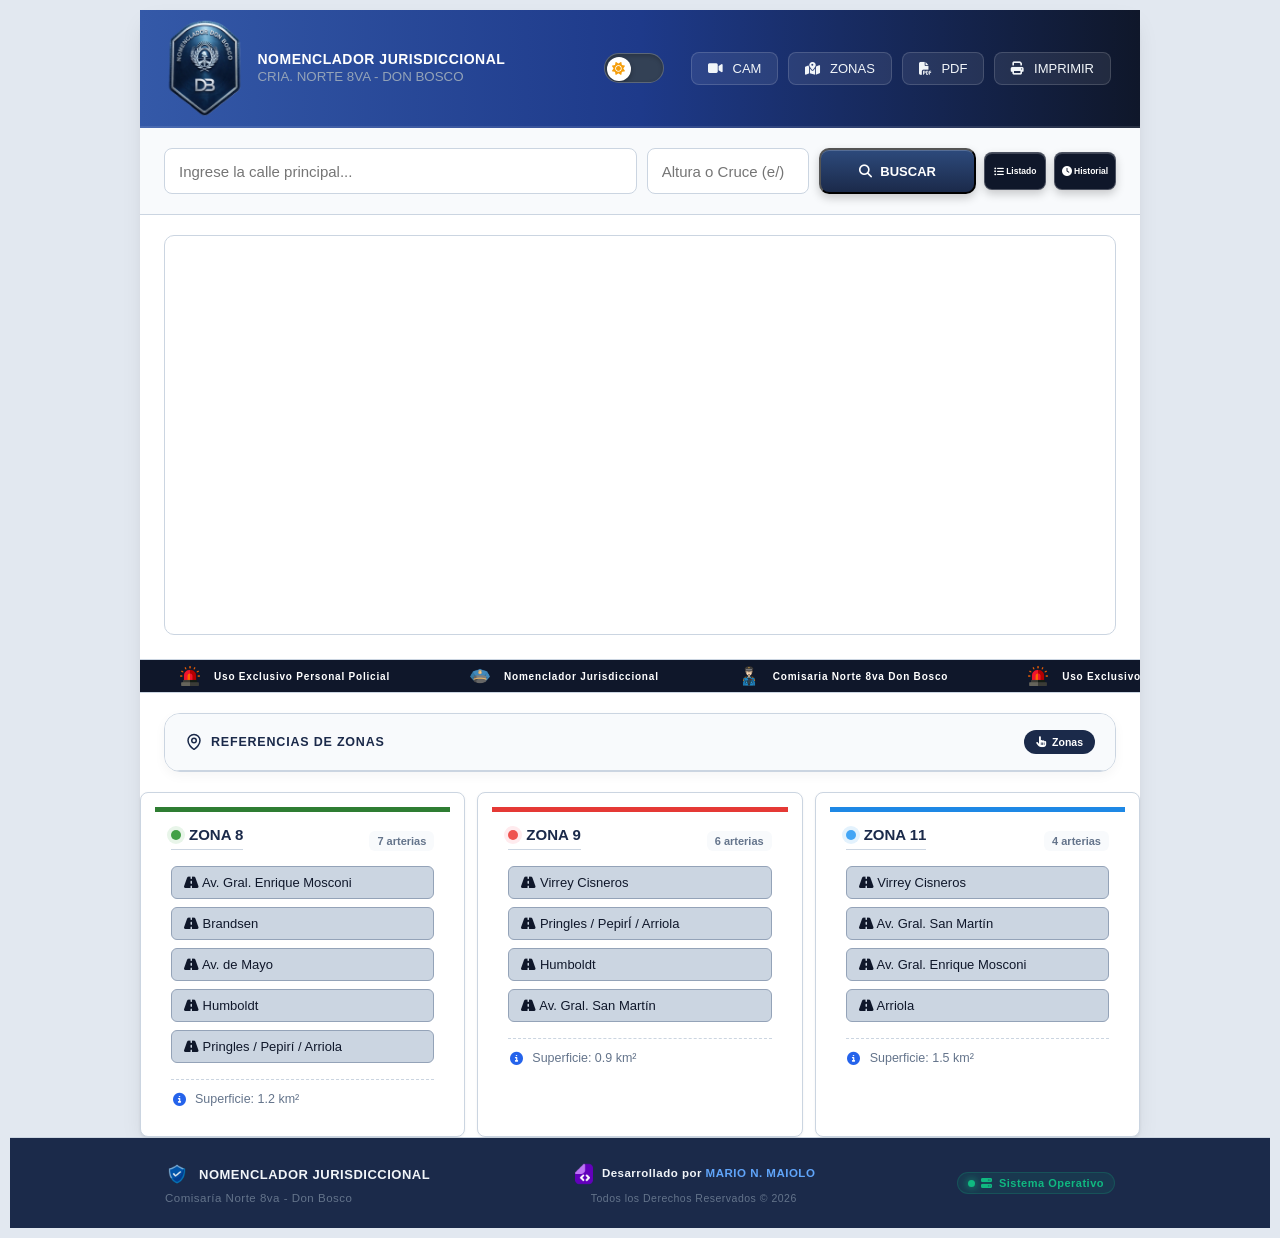
<file: index.html>
<!DOCTYPE html>
<html lang="es">
<head>
    <meta charset="UTF-8">
    <meta name="viewport" content="width=device-width, initial-scale=1.0">
    <title>Nomenclador | Don Bosco</title>
    <link rel="stylesheet" href="https://cdnjs.cloudflare.com/ajax/libs/font-awesome/6.5.1/css/all.min.css">
   <!-- Favicon básico -->
<link rel="icon" href="img/logo.ico" type="image/x-icon">

<!-- Icono para dispositivos Apple -->
<link rel="apple-touch-icon" href="img/logodb.png">

<!-- Manifiesto -->
<link rel="manifest" href="manifest.json">

<!-- Temas de color para la barra de navegación del móvil -->
<meta name="theme-color" content="#1e3a8a">
    
    <link rel="stylesheet" href="style.css">
</head>
<body>

<div class="container">
    <h2 id="titulo-reporte-print">REPORTE DE JURISDICCIÓN - COMISARÍA 8VA DON BOSCO</h2>

    <div class="header-flex">
        <div class="header-logo-container">
            <img src="img/logo.webp" alt="Logo" class="logo-balanza">
            <div>
                <h2 class="titulo-nomenclador">NOMENCLADOR JURISDICCIONAL</h2>
                <small>CRIA. NORTE 8VA - DON BOSCO</small>
            </div>
        </div>
       
        
        <div class="nav-container">
            <div class="theme-switch-wrapper">
                <!-- Botón flotante "Ir" para direcciones -->

                <label class="theme-switch" for="checkbox">
                    <input type="checkbox" id="checkbox">
                    <div class="slider">
                        <span class="icon-sun"></span>
                        <span class="icon-moon"></span>
                    </div>
                </label>
            </div>
            
            <button class="hamburger" id="btn-hamburger" aria-label="Menú">
                <i class="fa-solid fa-bars"></i>
            </button>
            
            <div class="nav-buttons" id="navButtons">
                <button type="button" id="btn-cam" class="btn-nav">
                    <i class="fa-solid fa-video"></i> CAM
                </button>

                <button type="button" id="btn-zonas" class="btn-nav">
                    <i class="fa-solid fa-map-location-dot"></i> ZONAS
                </button>

                <button type="button" id="btn-pdf" class="btn-nav">
                    <i class="fa-solid fa-file-pdf"></i> PDF
                </button>

                <button type="button" id="btn-imprimir" class="btn-nav">
                    <i class="fa-solid fa-print"></i> IMPRIMIR
                </button>
            </div>
        </div>
    </div>
<form class="search-box" id="form-busqueda">
    <div class="search-field-wrapper field-main">
        <input type="text" id="busqueda" placeholder="Ingrese la calle principal..." autocomplete="off">
        <div id="sugerencias" class="sugerencias-dropdown"></div>
    </div>
    
    <div class="search-field-wrapper field-alt" id="wrapper-altura">
        <input type="text" id="altura" placeholder="Altura o Cruce (e/)" autocomplete="off">
        <div id="sugerencias-altura" class="sugerencias-dropdown"></div>
    </div>

    <!-- Contenedor único que agrupa los tres botones en la misma línea -->
    <div class="acciones-secundarias">
        <button type="submit" class="btn-search">
    <i class="fa-solid fa-magnifying-glass"></i> BUSCAR 
</button>
        
        <button type="button" id="btn-lista" class="btn-historial-vertical" title="Listado completo">
            <i class="fa-solid fa-list-ul"></i>
            <span class="texto-historial">Listado</span>
        </button>
        
        <button type="button" id="btn-historial" class="btn-historial-vertical" title="Historial de búsquedas">
            <i class="fa-solid fa-clock"></i>
            <span class="texto-historial">Historial</span>
        </button>
    </div>
    
    <!-- Contenedor desplegable para el historial -->
    <div id="historial-dropdown" class="sugerencias-dropdown" style="display: none;"></div>
</form>

    <div id="mensaje-resultado"></div>

    <!-- 1. EL LISTADO COMPLETO (AHORA ARRIBA DEL MAPA) -->
    <div id="tablaContenedor" class="tabla-wrapper">
        <table>
            <thead>
                <tr>
                    <th>Calle / Observation</th>
                    <th>Rango</th>
                    <th>Zona</th>
                </tr>
            </thead>
            <tbody id="cuerpoTabla"></tbody>
        </table>
    </div>

    <!-- 2. EL MAPA (AHORA QUEDA DEBAJO DEL LISTADO Y DEL BUSCADOR) -->
    <div class="map-container" style="position: relative; overflow: hidden;">
        <iframe id="mapaFrame" src=""></iframe>
        <a id="btn-ir-flotante" href="#" target="_blank" class="btn-flotante-ir" style="display: none;" title="Abrir ruta en Google Maps">
        <i class="fa-solid fa-diamond-turn-right"></i> Ir
    </a>
    </div>
    
<div class="carrusel-policial-container">
    <div class="carrusel-track">
        <div class="carrusel-item">
            <img src="img/advertencia.webp" alt="Advertencia" class="carrusel-icono"> 
            <strong>Uso Exclusivo Personal Policial</strong>
        </div>
        <div class="carrusel-item">
            <img src="img/escudo.webp" alt="Escudo" class="carrusel-icono"> 
            <strong>Nomenclador Jurisdiccional</strong>
        </div>
        <div class="carrusel-item">
            <img src="img/policia.webp" alt="Advertencia" class="carrusel-icono"> 
            <strong>Comisaria Norte 8va Don Bosco</strong>
        </div>
        <div class="carrusel-item">
            <img src="img/advertencia.webp" alt="Advertencia" class="carrusel-icono"> 
            <strong>Uso Exclusivo Personal Policial</strong>
        </div>
        <div class="carrusel-item">
            <img src="img/escudo.webp" alt="Escudo" class="carrusel-icono"> 
            <strong>Nomenclador Jurisdiccional</strong>
        </div>
        <div class="carrusel-item">
            <img src="img/policia.webp" alt="Advertencia" class="carrusel-icono"> 
            <strong>Comisaria Norte 8va Don Bosco</strong>
        </div>
    </div>
</div>

 <div class="referencias-container">
    <div class="referencias-header">
        <div class="referencias-titulo">
            <svg width="18" height="18" viewBox="0 0 24 24" fill="none" stroke="currentColor" stroke-width="2">
                <path d="M20 10c0 4.99 -4.58 9.74 -7.42 11.45a1 1 0 0 1 -1.16 0C8.58 19.74 4 14.99 4 10a8 8 0 0 1 16 0z"/>
                <circle cx="12" cy="10" r="3"/>
            </svg>
            REFERENCIAS DE ZONAS
        </div>
       <!-- Convertido a botón interactivo con la misma funcionalidad -->
    <button type="button" id="btn-don-bosco" class="referencias-badge">
    <i class="fa-solid fa-hand-pointer"></i> Zonas
</button>
</div>
    </div>
    <div class="zona-grid">
        <!-- ZONA 8 -->
        <div class="card-zona zona-8">
            <div class="card-accent"></div>
            <div class="card-zona-head">
                <h4><span class="zona-dot"></span> ZONA 8</h4>
                <span class="zona-count">7 arterias</span>
            </div>
            <div class="zona-chips">
                <span data-calle="Av. Gral. Enrique Mosconi"><i class="fa-solid fa-road"></i> Av. Gral. Enrique Mosconi</span>
                <span data-calle="Brandsen"><i class="fa-solid fa-road"></i> Brandsen</span>
                <span data-calle="Av. de Mayo"><i class="fa-solid fa-road"></i> Av. de Mayo</span>
                <span data-calle="Humboldt"><i class="fa-solid fa-road"></i> Humboldt</span>
                <span data-calle="Pringles"><i class="fa-solid fa-road"></i> Pringles / Pepirí / Arriola</span>
            
            </div>
            <!-- Nueva sección de estadísticas -->
            <div class="zona-info-extra">
                <div><i class="fa-solid fa-circle-info"></i> Superficie: 1.2 km²</div>
                
            </div>
        </div>

        <!-- ZONA 9 -->
        <div class="card-zona zona-9">
            <div class="card-accent"></div>
            <div class="card-zona-head">
                <h4><span class="zona-dot"></span> ZONA 9</h4>
                <span class="zona-count">6 arterias</span>
            </div>
            <div class="zona-chips">
                <span data-calle="Virrey Cisneros"><i class="fa-solid fa-road"></i> Virrey Cisneros</span>
                <span data-calle="Pringles"><i class="fa-solid fa-road"></i> Pringles / PepirÍ / Arriola</span>
                <span data-calle="Humboldt"><i class="fa-solid fa-road"></i> Humboldt</span>
                <span data-calle="Av. Gral. San Martín"><i class="fa-solid fa-road"></i> Av. Gral. San Martín</span>
            </div>
            <div class="zona-info-extra">
                <div><i class="fa-solid fa-circle-info"></i> Superficie: 0.9 km²</div>
                
            </div>
        </div>

        <!-- ZONA 11 -->
        <div class="card-zona zona-11">
            <div class="card-accent"></div>
            <div class="card-zona-head">
                <h4><span class="zona-dot"></span> ZONA 11</h4>
                <span class="zona-count">4 arterias</span>
            </div>
            <div class="zona-chips">
                <span data-calle="Virrey Cisneros"><i class="fa-solid fa-road"></i> Virrey Cisneros</span>
                <span data-calle="Av. Gral. San Martín"><i class="fa-solid fa-road"></i> Av. Gral. San Martín</span>
                <span data-calle="Av. Gral. Enrique Mosconi"><i class="fa-solid fa-road"></i> Av. Gral. Enrique Mosconi</span>
                <span data-calle="Arriola"><i class="fa-solid fa-road"></i> Arriola</span>
            </div>
            <div class="zona-info-extra">
                <div><i class="fa-solid fa-circle-info"></i> Superficie: 1.5 km²</div>
                
            </div>
        </div>
    </div>
</div>
   <div class="footer">
    <div class="footer-content">
        <div class="footer-col">
            <div class="footer-logo">
                <!-- ICONO AL LADO DE NOMENCLADOR -->
                <img src="img/seguridad.webp" alt="Icono Título" class="footer-icono-inline">NOMENCLADOR JURISDICCIONAL
            </div>
            <p>Comisaría Norte 8va - Don Bosco</p>
        </div>
        
        <div class="footer-col footer-center">
            <!-- ICONO AL LADO DE DESARROLLADO -->
            <p class="footer-autor">
                <img src="img/codigo.webp" alt="Icono Dev" class="footer-icono-inline"> Desarrollado por <strong>MARIO N. MAIOLO</strong>
            </p>
            <p class="footer-copy">Todos los Derechos Reservados &copy; 2026</p>
        </div>
        
        <div class="footer-col footer-right">
            <span class="footer-badge-status">
                <span class="status-dot-live"></span>
                <i class="fa-solid fa-server"></i> Sistema Operativo
            </span>
        </div>
    </div>
</div>
 

<script src="data.js"></script>
<script src="script.js"></script>

</body>
</html>
</file>
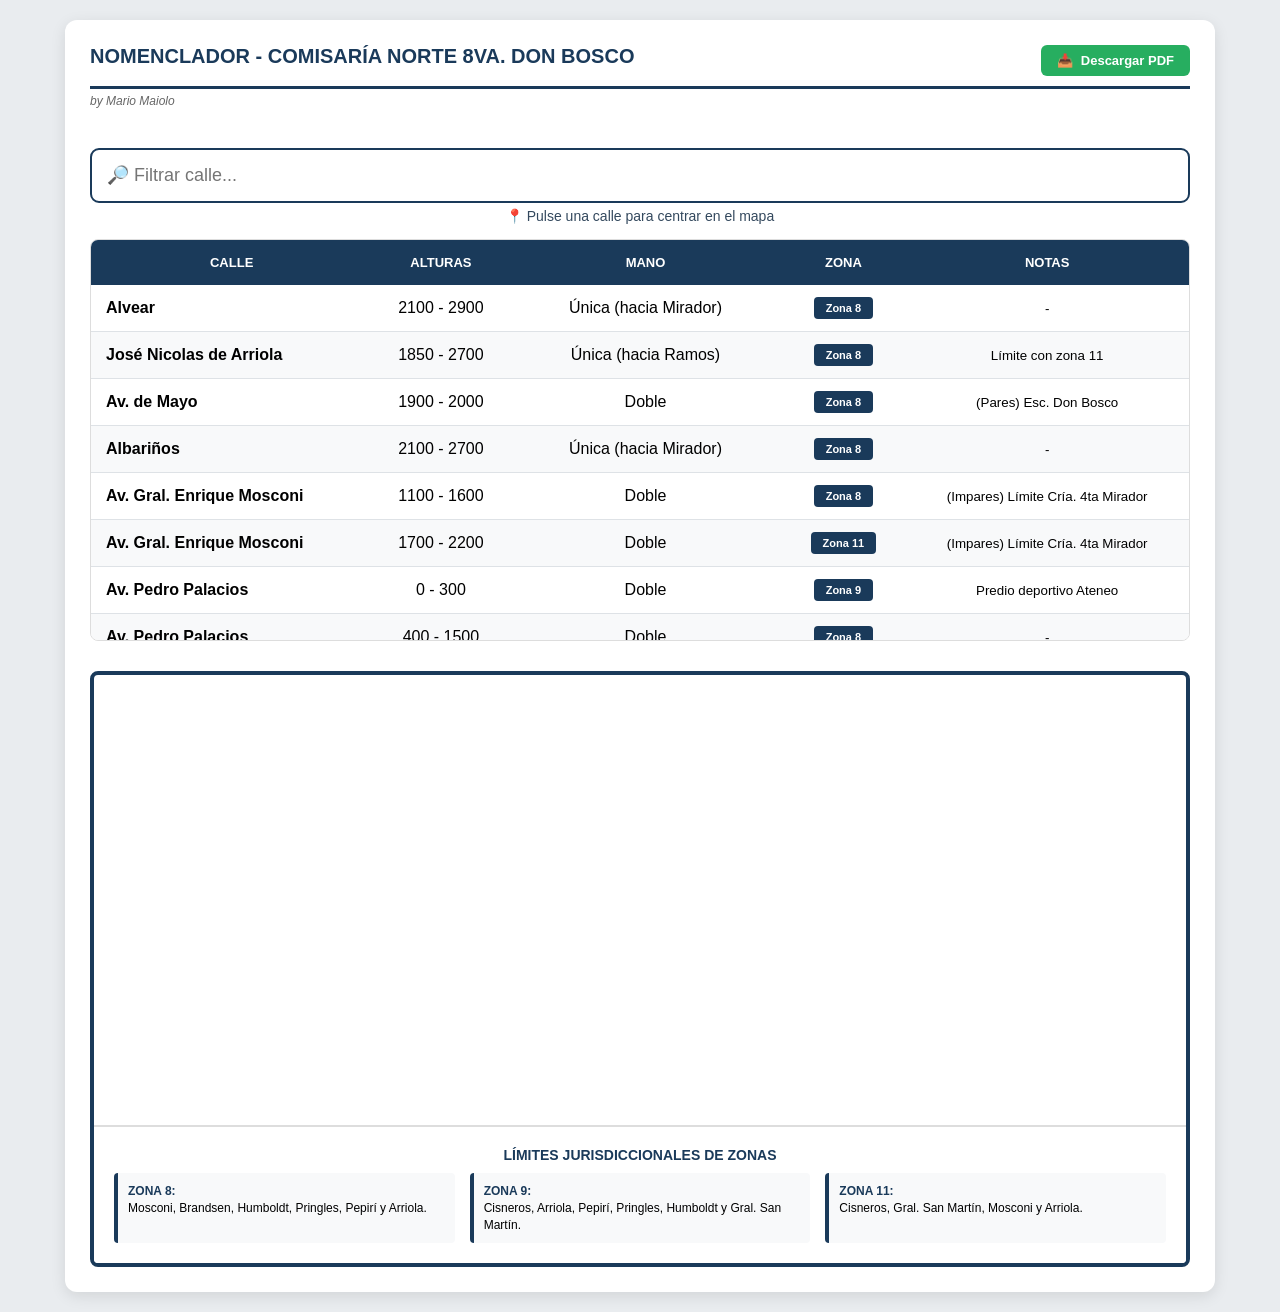
<file: Index.html>
<!DOCTYPE html>
<html lang="es">
<head>
    <meta charset="UTF-8">
    <meta name="viewport" content="width=device-width, initial-scale=1.0">
    <title>Nomenclador Jurisdiccional - Don Bosco</title>
    <style>
        :root {
            --azul-policial: #1a3a5a;
            --azul-claro: #34495e;
            --gris-claro: #f8f9fa;
            --verde-descarga: #27ae60;
        }
        
        body { 
            font-family: 'Segoe UI', Tahoma, Geneva, Verdana, sans-serif; 
            background: #e9ecef; 
            margin: 0; 
            padding: 20px; 
        }

        .container { 
            max-width: 1100px; 
            margin: auto; 
            background: white; 
            padding: 25px; 
            border-radius: 12px; 
            box-shadow: 0 4px 15px rgba(0,0,0,0.1); 
        }

        .header-flex {
            display: flex;
            justify-content: space-between;
            align-items: flex-start;
            border-bottom: 3px solid var(--azul-policial);
            padding-bottom: 10px;
            margin-bottom: 5px;
        }

        h2 { 
            color: var(--azul-policial); 
            margin: 0;
            text-transform: uppercase;
            font-size: 20px;
        }

        .btn-download {
            background-color: var(--verde-descarga);
            color: white;
            padding: 8px 16px;
            text-decoration: none;
            border-radius: 6px;
            font-size: 13px;
            font-weight: bold;
            display: flex;
            align-items: center;
            gap: 8px;
            transition: transform 0.2s, background 0.3s;
        }

        .btn-download:hover {
            background-color: #219150;
            transform: translateY(-2px);
        }

        .author-tag { 
            font-size: 12px; 
            color: #666; 
            font-style: italic; 
            margin-bottom: 20px; 
            display: block; 
        }

        .search-box { 
            width: 100%; 
            padding: 15px; 
            margin: 20px 0 5px 0;
            border: 2px solid #ddd; 
            border-radius: 8px; 
            font-size: 18px; 
            box-sizing: border-box; 
            outline-color: var(--azul-policial);
        }

        .instruccion {
            display: block;
            text-align: center;
            font-size: 14px;
            color: var(--azul-claro);
            margin-bottom: 15px;
            font-weight: 500;
        }

        .table-wrapper {
            max-height: 400px;
            overflow-y: auto;
            border: 1px solid #ddd;
            border-radius: 8px;
        }

        table { 
            width: 100%; 
            border-collapse: collapse; 
            background: white;
        }

        th { 
            background: var(--azul-policial); 
            color: white; 
            padding: 15px 10px; 
            text-align: center; 
            text-transform: uppercase; 
            font-size: 13px;
            position: sticky;
            top: 0;
            z-index: 10;
        }

        td { 
            padding: 12px; 
            border-bottom: 1px solid #dee2e6; 
            text-align: center; 
            cursor: pointer;
        }

        tr:hover td { background: #f1f4f7; }

        td:first-child { 
            text-align: left; 
            font-weight: bold;
            padding-left: 15px;
        }

        tr:nth-child(even) { background: var(--gris-claro); }

        .tag-zona { 
            display: inline-block; 
            padding: 5px 12px; 
            border-radius: 4px; 
            font-size: 11px; 
            font-weight: bold; 
            color: white; 
            background: var(--azul-policial);
            white-space: nowrap;
        }

        .map-section {
            margin-top: 30px;
            border: 4px solid var(--azul-policial);
            border-radius: 8px;
            overflow: hidden;
        }

        iframe {
            width: 100%;
            height: 450px;
            border: none;
            display: block;
        }

        .leyenda-container {
            background: white;
            padding: 20px;
            border-top: 2px solid #ddd;
        }

        .leyenda-titulo {
            font-weight: bold;
            text-transform: uppercase;
            font-size: 14px;
            margin-bottom: 10px;
            color: var(--azul-policial);
            text-align: center;
        }

        .leyenda-grid {
            display: grid;
            grid-template-columns: repeat(auto-fit, minmax(250px, 1fr));
            gap: 15px;
        }

        .leyenda-item {
            font-size: 12px;
            line-height: 1.4;
            padding: 10px;
            background: var(--gris-claro);
            border-left: 4px solid var(--azul-policial);
            border-radius: 4px;
        }

        .leyenda-item strong { color: var(--azul-policial); }
    </style>
</head>
<body>

<div class="container">
    <div class="header-flex">
        <h2>Nomenclador - Comisaría Norte 8va. Don Bosco</h2>
        <a id="downloadPDF" class="btn-download" href="https://drive.google.com/uc?export=download&id=1G71uogoFE6boorXlvMoWBKSQkKwGjj4x" target="_blank">
            <span>📥</span> Descargar PDF
        </a>
    </div>
    <span class="author-tag">by Mario Maiolo</span>
    
    <input type="text" id="busqueda" class="search-box" placeholder="🔎 Filtrar calle..." autofocus>
    <span class="instruccion">📍 Pulse una calle para centrar en el mapa</span>
    
    <div class="table-wrapper">
        <table id="tablaCalles">
            <thead>
                <tr>
                    <th>Calle</th>
                    <th>Alturas</th>
                    <th>Mano</th>
                    <th>Zona</th>
                    <th>Notas</th>
                </tr>
            </thead>
            <tbody id="lista"></tbody>
        </table>
    </div>

    <div class="map-section">
        <iframe id="mapaIframe" src="about:blank"></iframe>
        
        <div class="leyenda-container">
            <div class="leyenda-titulo">Límites Jurisdiccionales de Zonas</div>
            <div class="leyenda-grid">
                <div class="leyenda-item">
                    <strong>ZONA 8:</strong><br>
                    Mosconi, Brandsen, Humboldt, Pringles, Pepirí y Arriola.
                </div>
                <div class="leyenda-item">
                    <strong>ZONA 9:</strong><br>
                    Cisneros, Arriola, Pepirí, Pringles, Humboldt y Gral. San Martín.
                </div>
                <div class="leyenda-item">
                    <strong>ZONA 11:</strong><br>
                    Cisneros, Gral. San Martín, Mosconi y Arriola.
                </div>
            </div>
        </div>
    </div>
</div>

<script>
    const baseDeDatos = [
        { nombre: "Alvear", desde: 2100, hasta: 2900, mano: "Única (hacia Mirador)", zona: 8, notas: "" },
        { nombre: "José Nicolas de Arriola", desde: 1850, hasta: 2700, mano: "Única (hacia Ramos)", zona: 8, notas: "Límite con zona 11" },
        { nombre: "Av. de Mayo", desde: 1900, hasta: 2000, mano: "Doble", zona: 8, notas: "(Pares) Esc. Don Bosco" },
        { nombre: "Albariños", desde: 2100, hasta: 2700, mano: "Única (hacia Mirador)", zona: 8, notas: "" },
        { nombre: "Av. Gral. Enrique Mosconi", desde: 1100, hasta: 1600, mano: "Doble", zona: 8, notas: "(Impares) Límite Cría. 4ta Mirador" },
        { nombre: "Av. Gral. Enrique Mosconi", desde: 1700, hasta: 2200, mano: "Doble", zona: 11, notas: "(Impares) Límite Cría. 4ta Mirador" },
        { nombre: "Av. Pedro Palacios", desde: 0, hasta: 300, mano: "Doble", zona: 9, notas: "Predio deportivo Ateneo" },
        { nombre: "Av. Pedro Palacios", desde: 400, hasta: 1500, mano: "Doble", zona: 8, notas: "" },
        { nombre: "Av. Gral. San Martin", desde: 1200, hasta: 1600, mano: "Doble", zona: 9, notas: "(Impares) Límite Cría. 9na Millon" },
        { nombre: "Av. Gral. San Martin", desde: 1700, hasta: 2800, mano: "Doble", zona: 8, notas: "(Impares) Límite Cría. 9na Millon" },
        { nombre: "Avellaneda", desde: 2100, hasta: 2900, mano: "Única (hacia Ramos)", zona: 8, notas: "" },
        { nombre: "Atuel", desde: 0, hasta: 300, mano: "Única (hacia Mirador)", zona: 8, notas: "" },
        { nombre: "Aconcagua", desde: 0, hasta: 200, mano: "Única (hacia Mirador)", zona: 8, notas: "Cría 8va Don Bosco" },
        { nombre: "Manuel Artigas", desde: 0, hasta: 500, mano: "Única (hacia Millón)", zona: 11, notas: "" },
        { nombre: "Manuel Artigas", desde: 600, hasta: 1200, mano: "Única (hacia Millón)", zona: 8, notas: "" },
        { nombre: "Felipe de Arana", desde: 500, hasta: 1100, mano: "Doble", zona: 8, notas: "Soc. Fomento / EES 126" },
        { nombre: "Bolívar", desde: 1600, hasta: 1900, mano: "Única (hacia Mirador)", zona: 9, notas: "Polideportivo Ateneo" },
        { nombre: "Bolívar", desde: 2000, hasta: 2700, mano: "Única (hacia Mirador)", zona: 11, notas: "" },
        { nombre: "Cnel. Brandsen", desde: 1700, hasta: 2900, mano: "Doble", zona: 8, notas: "(Pares) Límite Cría. 1ra San Justo" },
        { nombre: "Colombia", desde: 0, hasta: 600, mano: "Única (hacia Millón)", zona: 9, notas: "" },
        { nombre: "Colombia", desde: 700, hasta: 960, mano: "Única (hacia Millón)", zona: 8, notas: "" },
        { nombre: "Colombia", desde: 1000, hasta: 1200, mano: "Única (hacia San Justo)", zona: 8, notas: "" },
        { nombre: "Cotagaita", desde: 2000, hasta: 2700, mano: "Doble", zona: 8, notas: "" },
        { nombre: "Virrey Cisneros", desde: 0, hasta: 600, mano: "Única (hacia Millón)", zona: "9/11", notas: "" },
        { nombre: "Virrey Cisneros", desde: 900, hasta: 1200, mano: "Única (hacia San Justo)", zona: 8, notas: "Casa de Retiro" },
        { nombre: "Caupolicán", desde: 0, hasta: 100, mano: "Doble", zona: 9, notas: "" },
        { nombre: "Caupolicán", desde: 300, hasta: 800, mano: "Única (hacia Millón)", zona: 8, notas: "" },
        { nombre: "Cerrito", desde: 1300, hasta: 1500, mano: "Única (hacia Mirador)", zona: 9, notas: "" },
        { nombre: "Cerrito", desde: 1600, hasta: 2800, mano: "Única (hacia Mirador)", zona: 11, notas: "" },
        { nombre: "Candelaria", desde: 0, hasta: 200, mano: "Única (hacia Ramos Mejía)", zona: 8, notas: "" },
        { nombre: "Valentín Cardoso", desde: 1300, hasta: 1500, mano: "Única (hacia Ramos Mejía)", zona: 9, notas: "" },
        { nombre: "Valentín Cardoso", desde: 1600, hasta: 2400, mano: "Única (hacia Ramos Mejía)", zona: 11, notas: "" }, 
        { nombre: "Dardo Rocha", desde: 600, hasta: 700, mano: "Única (hacia Millón)", zona: 8, notas: "" }, 
        { nombre: "Dardo Rocha", desde: 0, hasta: 500, mano: "Única (hacia Millón)", zona: 11, notas: "" }, 
        { nombre: "Formosa", desde: 1800, hasta: 2700, mano: "Doble", zona: 8, notas: "" }, 
        { nombre: "Humboldt", desde: 0, hasta: 400, mano: "Doble", zona: 9, notas: "(Pares) Límite Cría. 2da Ramos" }, 
        { nombre: "Humboldt", desde: 500, hasta: 1000, mano: "Doble", zona: 8, notas: "(Pares) Límite Cría. 2da Ramos" }, 
        { nombre: "José Martí", desde: 2000, hasta: 2700, mano: "Única (hacia Ramos Mejía)", zona: 8, notas: "" },
        { nombre: "José Mármol", desde: 0, hasta: 500, mano: "Única (hacia San Justo)", zona: 11, notas: "" },
        { nombre: "José Mármol", desde: 600, hasta: 1200, mano: "Única (hacia San Justo)", zona: 8, notas: "" },
        { nombre: "Malabia", desde: 0, hasta: 500, mano: "Única (hacia San Justo)", zona: 11, notas: "" },
        { nombre: "Malabia", desde: 600, hasta: 900, mano: "Única (hacia San Justo)", zona: 8, notas: "" },
        { nombre: "Mariano Moreno", desde: 1600, hasta: 1800, mano: "Única (hacia Millón)", zona: 9, notas: "" },
        { nombre: "Mariano Moreno", desde: 1900, hasta: 2800, mano: "Única (hacia Millón)", zona: 11, notas: "" },
        { nombre: "Necochea", desde: 2000, hasta: 2200, mano: "Única (hacia Millón)", zona: 8, notas: "" },
        { nombre: "Olaya", desde: 1900, hasta: 2600, mano: "Única (hacia Ramos Mejía)", zona: 8, notas: "" },
        { nombre: "Domingo Olivera", desde: 600, hasta: 900, mano: "Única (hacia Millón)", zona: 8, notas: "" },
        { nombre: "J. L. Pereyra", desde: 0, hasta: 500, mano: "Doble", zona: 9, notas: "" },
        { nombre: "J. L. Pereyra", desde: 600, hasta: 700, mano: "Única (hacia San Justo)", zona: 9, notas: "" },
        { nombre: "J. L. Pereyra", desde: 800, hasta: 1200, mano: "Única (hacia San Justo)", zona: 8, notas: "" },
        { nombre: "Pringles", desde: 1700, hasta: 1900, mano: "Única (hacia Ramos Mejía)", zona: 8, notas: "" },
        { nombre: "Pringles", desde: 2200, hasta: 2700, mano: "Única (hacia Mirador)", zona: 8, notas: "" },
        { nombre: "Pirovano", desde: 300, hasta: 800, mano: "Doble", zona: 8, notas: "" },
        { nombre: "Cnel. Pizarro", desde: 600, hasta: 800, mano: "Doble", zona: 8, notas: "" },
        { nombre: "Páez", desde: 800, hasta: 1200, mano: "Única (hacia Millón)", zona: 8, notas: "" },
        { nombre: "Pepiri", desde: 0, hasta: 200, mano: "Única (hacia Ramos Mejía)", zona: 8, notas: "" },
        { nombre: "Salta", desde: 0, hasta: 500, mano: "Única (hacia San Justo)", zona: 11, notas: "" },
        { nombre: "Salta", desde: 600, hasta: 800, mano: "Única (hacia San Justo)", zona: 8, notas: "" },
        { nombre: "Temple", desde: 1700, hasta: 1900, mano: "Única (hacia Ramos Mejía)", zona: 9, notas: "" },
        { nombre: "Temple", desde: 2000, hasta: 2800, mano: "Única (hacia Ramos Mejía)", zona: 11, notas: "" },
        { nombre: "Florencio Varela", desde: 0, hasta: 400, mano: "Única (hacia Millón)", zona: 11, notas: "" },
        { nombre: "Florencio Varela", desde: 500, hasta: 1200, mano: "Única (hacia Millón)", zona: 8, notas: "" },
        { nombre: "Venezuela", desde: 300, hasta: 800, mano: "Doble", zona: 8, notas: "" },
        { nombre: "Tomas Justo Villegas", desde: 0, hasta: 400, mano: "Doble", zona: 11, notas: "" },
        { nombre: "Tomas Justo Villegas", desde: 500, hasta: 1100, mano: "Doble", zona: 8, notas: "" },
    ];

    const input = document.getElementById('busqueda');
    const lista = document.getElementById('lista');
    const mapaIframe = document.getElementById('mapaIframe');

    function actualizarMapa(calle, altura) {
        const direccion = `${calle} ${altura}, B1704 Ramos Mejía, La Matanza, Buenos Aires`;
        const url = `https://www.google.com/maps?q=${encodeURIComponent(direccion)}&output=embed`;
        mapaIframe.src = url;
    }

    function renderizar(filtro = "") {
        lista.innerHTML = "";
        const filtradas = baseDeDatos.filter(c => 
            c.nombre.toLowerCase().includes(filtro.toLowerCase())
        );

        filtradas.forEach(c => {
            const fila = document.createElement('tr');
            fila.innerHTML = `
                <td>${c.nombre}</td>
                <td>${c.desde} - ${c.hasta}</td>
                <td>${c.mano}</td>
                <td><span class="tag-zona">Zona ${c.zona}</span></td>
                <td><small>${c.notas || '-'}</small></td>
            `;
            fila.onclick = () => actualizarMapa(c.nombre, c.desde);
            lista.appendChild(fila);
        });
    }

    window.onload = () => {
        const inicial = "Av. San Martin y Av. Mosconi, Ramos Mejía, La Matanza";
        mapaIframe.src = `https://www.google.com/maps?q=${encodeURIComponent(inicial)}&output=embed`;
        renderizar();
    };

    input.addEventListener('input', () => renderizar(input.value));
</script>

</body>
</html>
</file>
<file: style.css>
:root {
    --azul-policial: #1b2a4a;
    --azul-oscuro: #0f172a;
    --azul-acento: #2563eb;
    --gris-claro: #f8fafc;
    --gris-fondo-ref: #f1f5f9;
    --rojo-error: #ef4444;
    --verde-policial: #10b981;
    --bg-body: #e2e8f0;
    --bg-container: #ffffff;
    --texto-principal: #1e293b;
    --texto-secundario: #64748b;
    --border-color: #cbd5e1;
}

[data-theme="dark"] {
    --bg-body: #090d16;
    --bg-container: #111827;
    --gris-claro: #1f2937;
    --gris-fondo-ref: #161e2e;
    --texto-principal: #f3f4f6;
    --texto-secundario: #9ca3af;
    --border-color: #374151;
    --azul-policial: #1e3a8a;
    --azul-acento: #3b82f6;
}

[data-theme="dark"] iframe {
    filter: invert(90%) hue-rotate(180deg) brightness(90%) contrast(90%);
}

* {
    box-sizing: border-box;
}

body { 
    font-family: 'Segoe UI', Tahoma, Geneva, Verdana, sans-serif; 
    background: var(--bg-body); 
    margin: 0; 
    padding: 10px; 
    color: var(--texto-principal); 
    transition: background 0.3s, color 0.3s; 
}

.container { 
    max-width: 1000px; 
    margin: auto; 
    background: var(--bg-container); 
    border-radius: 12px; 
    box-shadow: 0 10px 25px -5px rgba(0, 0, 0, 0.1), 0 8px 10px -6px rgba(0, 0, 0, 0.1); 
    
    transition: background 0.3s;
}

/* --- ENCABEZADO CON DEGRADADO PROFESIONAL --- */
.header-flex {
    display: flex;
    justify-content: space-between;
    align-items: center;
    background: linear-gradient(to right, #3459a8 0%, #1e3a8a 50%, #0f172a 100%);
    color: white;
    padding: 8px 24px;
    border-bottom: 2px solid rgba(255, 255, 255, 0.1);
    position: relative;
    position: sticky;
    /* Ajusta este valor según la altura real de tu header (ej. 75px u 80px) */
    top: 0px; 
    z-index: 999;
    
}

.header-logo-container {
    display: flex; 
    align-items: center; 
    gap: 12px;
}

.logo-balanza {
    height: 100px; 
    width: auto; 
    
}

.nav-container {
    display: flex;
    align-items: center;
    gap: 12px;
    margin-right: 5px;
}

.theme-switch-wrapper {
    display: flex !important;
    flex-direction: column;
    align-items: center;
    gap: 4px;
    margin-right: 15px;
}

.mode-text {
    color: #94a3b8 !important;
    font-size: 9px !important;
    font-weight: 700;
    letter-spacing: 0.5px;
    text-transform: uppercase;
    white-space: nowrap;
}

/* --- SWITCH DE MODO OSCURO (ESTILO PERILLA MÓVIL) --- */
.theme-switch { 
    display: inline-block; 
    height: 30px; 
    position: relative; 
    width: 60px; 
}

.theme-switch input { 
    display: none; 
}

.slider {
    background-color: #334155;
    bottom: 0;
    cursor: pointer;
    left: 0;
    position: absolute;
    right: 0;
    top: 0;
    transition: 0.4s;
    border-radius: 34px;
    border: 1.5px solid rgba(255, 255, 255, 0.2);
    box-shadow: inset 0 2px 4px rgba(0,0,0,0.2);
    overflow: hidden;
}

.slider:before {
    position: absolute;
    content: "";
    height: 24px;
    width: 24px;
    left: 2px;
    bottom: 1.5px;
    background-color: white;
    border-radius: 50%;
    transition: 0.4s cubic-bezier(0.4, 0, 0.2, 1);
    box-shadow: 0 2px 5px rgba(0,0,0,0.3);
    z-index: 2;
}

.slider:after {
    font-family: "Font Awesome 6 Free", "FontAwesome", sans-serif;
    content: "\f185";
    font-weight: 900;
    position: absolute;
    left: 7px;
    top: 50%;
    transform: translateY(-50%);
    font-size: 13px;
    color: #f59e0b;
    z-index: 3;
    transition: 0.4s cubic-bezier(0.4, 0, 0.2, 1);
}

input:checked + .slider { 
    background-color: #1e293b; 
    border-color: #3b82f6;
}

input:checked + .slider:before { 
    transform: translateX(30px); 
    background-color: white;
}

input:checked + .slider:after {
    content: "\f186";
    transform: translateY(-50%) translateX(30px);
    color: #334155;
}

.hamburger {
    display: none;
    background: rgba(255, 255, 255, 0.12);
    border: 1px solid rgba(255, 255, 255, 0.25);
    color: white;
    font-size: 18px;
    cursor: pointer;
    padding: 8px 12px;
    border-radius: 8px;
    transition: background 0.2s;
}
.hamburger:hover {
    background: rgba(255, 255, 255, 0.22);
}

.nav-buttons { display: flex; gap: 10px; }
/* --- BOTÓN FLOTANTE "IR" --- */
.btn-flotante-ir {
    position: absolute; /* Cambiamos a absolute respecto al contenedor del mapa */
    bottom: 200px;       /* Separación desde abajo del mapa */
    right: 25px;        /* Separación desde la derecha del mapa */
    z-index: 10;        /* Para que flote por encima del iframe del mapa */
    
    /* Estilos visuales modernos */
   background-color: var(--verde-policial);
    color: #0f172a;
    padding: 12px 20px;
    border-radius: 50px;
    font-weight: 700;
    font-size: 20px;
    box-shadow: 0 4px 15px rgba(0, 0, 0, 0.3);
    display: flex;
    align-items: center;
    gap: 8px;
    z-index: 1100;
    text-decoration: none;
    transition: transform 0.2s ease, filter 0.2s ease;
    border: 2px solid rgba(255, 255, 255, 0.4);
}
    

.btn-flotante-ir:hover {
    background-color: #059669;
    transform: translateY(-2px);
    box-shadow: 0 6px 16px rgba(0, 0, 0, 0.3);
}

.btn-flotante-ir:active {
    transform: scale(0.95);
}

.btn-flotante-ir i {
    font-size: 16px;
}
.btn-nav {
    padding: 8px 16px;
    background: rgba(255, 255, 255, 0.08); 
    color: #f1f5f9;
    border: 1px solid rgba(255, 255, 255, 0.15);
    border-radius: 8px;
    cursor: pointer;
    font-size: 13px;
    font-weight: 500;
    transition: all 0.2s ease; 
}
.btn-nav i {
    margin-right: 6px;
}
.btn-nav.active-cam {
    background-color: var(--verde-policial) !important;
    color: #0f172a !important;
    border-color: var(--verde-policial) !important;
    font-weight: 700;
}
.btn-nav:hover { 
    background: rgba(255, 255, 255, 0.2); 
    border-color: rgba(255, 255, 255, 0.3);
}

/* --- BARRA DE BÚSQUEDA (ESCRITORIO / PC) --- */
.search-box { 
    padding: 20px 24px; 
    background: var(--gris-claro);
    display: flex;
    flex-direction: row;
    align-items: center;
    gap: 10px;
    width: 100%;
    border-bottom: 1px solid var(--border-color);
    position: relative;
}

.search-field-wrapper.field-main {
    position: relative;
    flex: 3.5;
    min-width: 150px;
}

.search-field-wrapper.field-alt {
    position: relative;
    flex: 1.2;
    min-width: 80px;
}

input#busqueda,
input#altura { 
    width: 100%; 
    padding: 12px 14px; 
    border: 1.5px solid var(--border-color); 
    border-radius: 8px; 
    font-size: 15px;
    background: var(--bg-container);
    color: var(--texto-principal);
    height: 46px;
    transition: border-color 0.2s, box-shadow 0.2s;
}

input#busqueda:focus,
input#altura:focus {
    outline: none;
    border-color: var(--azul-acento);
    box-shadow: 0 0 0 3px rgba(37, 99, 235, 0.15);
}

input#altura {
    max-width: none !important;
}

/* Contenedor de botones en Escritorio (PC) */
.acciones-secundarias {
    display: flex;
    flex-direction: row;
    align-items: center;
    gap: 8px;
    flex: 2.2;
    justify-content: flex-end;
}

/* Botón BUSCAR principal */
.btn-search {
    flex: 1.5;
    background: linear-gradient(to bottom, #2d4a7c 0%, #1b2a4a 100%);
    color: #ffffff;
    border: 1px style solid rgba(255, 255, 255, 0.25);
    border-radius: 10px;
    cursor: pointer;
    font-weight: 700;
    font-size: 13px;
    height: 46px;
    padding: 0 12px;
    display: flex;
    align-items: center;
    justify-content: center;
    gap: 8px;
    box-shadow: 0 4px 10px rgba(0, 0, 0, 0.2), inset 0 1px 0 rgba(255, 255, 255, 0.2);
    white-space: nowrap;
    transition: filter 0.2s ease, transform 0.1s ease;
}

.btn-search:hover {
    filter: brightness(1.1);
}

.btn-search:active {
    transform: scale(0.98);
}

.btn-search i {
    font-size: 13px;
    color: #ffffff;
}

/* ESTADO ACTIVO PERMANENTE (VERDE) PARA LISTADO E HISTORIAL */
.btn-historial-vertical.is-active,
#btn-lista.is-active {
    background: var(--verde-policial) !important;
    border-color: var(--verde-policial) !important;
    color: #0f172a !important;
}

.btn-historial-vertical.is-active i,
#btn-lista.is-active i,
.btn-historial-vertical.is-active .texto-historial,
#btn-lista.is-active .texto-historial {
    color: #0f172a !important;
}

/* Botones Listado e Historial angostos y compactos (PC) */
.btn-historial-vertical,
#btn-lista {
    flex: 0.6 !important;
    width: auto !important;
    height: 38px !important;
    background: var(--azul-oscuro) !important;
    color: #ffffff !important;
    border: 1px solid rgba(255, 255, 255, 0.25) !important;
    border-radius: 8px !important;
    cursor: pointer;
    font-weight: 700 !important;
    font-size: 8.5px !important;
    letter-spacing: 0px !important;
    display: flex !important;
    flex-direction: row !important;
    align-items: center !important;
    justify-content: center !important;
    gap: 2px !important;
    box-shadow: 0 4px 10px rgba(0, 0, 0, 0.2), inset 0 1px 0 rgba(255, 255, 255, 0.2) !important;
    margin: 0 !important;
    padding: 0 4px !important;
    white-space: nowrap !important;
    transition: filter 0.2s ease, transform 0.1s ease;
}

.btn-historial-vertical:hover,
#btn-lista:hover {
    filter: brightness(1.1);
}

.btn-historial-vertical i,
#btn-lista i {
    font-size: 10px !important;
    margin-bottom: 0 !important;
    color: #ffffff !important;
}

.btn-historial-vertical .texto-historial,
#btn-lista .texto-historial {
    font-size: 8.5px !important;
    font-weight: 700 !important;
    color: #ffffff !important;
    text-transform: none !important;
}

/* --- SUGERENCIAS --- */
.sugerencias-dropdown {
    position: absolute;
    top: 100%;
    left: 0;
    right: 0;
    background: var(--bg-container);
    border: 1.5px solid var(--border-color);
    border-top: none;
    border-radius: 0 0 8px 8px;
    max-height: 220px;
    overflow-y: auto;
    z-index: 1200;
    box-shadow: 0 10px 15px -3px rgba(0,0,0,0.1);
    display: none;
}

.sugerencia-item {
    padding: 11px 14px;
    cursor: pointer;
    border-bottom: 1px solid var(--border-color);
    color: var(--texto-principal);
    font-size: 14px;
    text-align: left;
    background: var(--bg-container);
    transition: background 0.15s;
}

.sugerencia-item:last-child { border-bottom: none; }
.sugerencia-item:hover { background: var(--gris-claro); font-weight: 600; }

/* --- REFERENCIAS DE ZONAS --- */

.referencias-container {
    margin: 20px 24px; padding: 0;
    background: var(--bg-container);
    border-radius: 16px; border: 1px solid var(--border-color);
    box-shadow: 0 4px 12px rgba(0,0,0,0.04); overflow: hidden;
}
.referencias-header {
    display: flex; justify-content: space-between; align-items: center;
    padding: 16px 20px; background: var(--gris-claro);
    border-bottom: 1px solid var(--border-color);
    flex-wrap: wrap;
    gap: 10px; 
}
.referencias-titulo { font-size: 12.5px; font-weight: 800; color: var(--azul-policial); display: flex; align-items: center; gap: 8px; text-transform: uppercase; letter-spacing: 0.8px; }

.referencias-badge {
    font-size: 10.5px;
    font-weight: 600;
    background: var(--azul-policial);
    color: white;
    padding: 6px 12px;
    border-radius: 20px;
    border: none;
    cursor: pointer;
    transition: opacity 0.2s, transform 0.1s;
    display: inline-flex;
    align-items: center;
    gap: 6px;
}

.referencias-badge i { font-size: 11px; }
.referencias-badge:hover { opacity: 0.9; }
.referencias-badge:active { transform: scale(0.96); }

.zona-grid .card-zona .zona-chips span, 
.card-zona .zona-chips span {
    background-color: #cbd5e1 !important; 
    border-color: #94a3b8 !important;     
    color: #0f172a !important;            
}

.zona-grid .card-zona .zona-chips span:hover, 
.card-zona .zona-chips span:hover {
    background-color: var(--zona-color) !important;
    color: white !important;
    border-color: var(--zona-color) !important;
}

.zona-info-extra {
    margin: 0 16px 16px 16px;
    padding-top: 12px;
    border-top: 1px dashed var(--border-color);
    display: flex;
    flex-direction: column;
    gap: 6px;
    margin-top: auto;          
}
.zona-info-extra div {
    font-size: 12.5px;
    color: var(--texto-secundario);
    display: flex;
    align-items: center;
    gap: 8px;
    font-weight: 500;
}

.zona-info-extra i {
    color: var(--azul-acento);
    font-size: 13px;
    width: 16px;
    text-align: center;
}
.card-zona:hover { transform: translateY(-3px); box-shadow: 0 10px 20px -5px rgba(0,0,0,0.12); }
.card-accent { height: 5px; width: 100%; }
.zona-8 .card-accent { background: #2e7d32; } .zona-8 { --zona-color: #43a047; --zona-light: #e8f5e9; --zona-border: #a5d6a7; }
.zona-9 .card-accent { background: #e53935; } .zona-9 { --zona-color: #ef5350; --zona-light: #ffebee; --zona-border: #ef9a9a; }
.zona-11 .card-accent { background: #1e88e5; } .zona-11 { --zona-color: #42a5f5; --zona-light: #e3f2fd; --zona-border: #90caf9; }
.card-zona-head { display: flex; justify-content: space-between; align-items: center; padding: 14px 16px 10px; }
.card-zona h4 { margin: 0; font-size: 14.5px; font-weight: 800; display: flex; align-items: center; gap: 8px; border: none; padding: 0; }
.zona-dot { width: 10px; height: 10px; border-radius: 50%; display: inline-block; }
.zona-8 .zona-dot { background: #43a047; box-shadow: 0 0 0 4px #e8f5e9; }
.zona-9 .zona-dot { background: #ef5350; box-shadow: 0 0 0 4px #ffebee; }
.zona-11 .zona-dot { background: #42a5f5; box-shadow: 0 0 0 4px #e3f2fd; }
.zona-count { font-size: 11px; font-weight: 600; color: var(--texto-secundario); background: var(--gris-claro); padding: 4px 8px; border-radius: 6px; }

.zona-chips { 
    display: flex; 
    flex-direction: column; 
    gap: 8px; 
    padding: 0 16px 16px; 
}
.zona-chips span { 
    font-size: 13px; 
    font-weight: 500; 
    color: var(--texto-principal); 
    background: var(--gris-claro); 
    border: 1px solid var(--border-color); 
    padding: 8px 12px; 
    border-radius: 6px; 
    transition: all 0.2s; 
    cursor: pointer; 
    display: block;
    width: 100%;
}
.zona-chips span:hover { 
    color: white; 
    background: var(--zona-color); 
    border-color: var(--zona-color); 
}

[data-theme="dark"] .referencias-titulo { color: #60a5fa; }

.zona-grid {
    display: grid;
    grid-template-columns: repeat(auto-fill, minmax(min(100%, 260px), 1fr));
    gap: 12px;
}

.card-zona {
    background: var(--bg-container);
    padding: 14px;
    border-radius: 8px;
    border: 1px solid var(--border-color);
    box-shadow: 0 1px 3px rgba(0,0,0,0.05);
}

.card-zona h4 {
    margin: 0 0 6px 0;
    color: var(--azul-policial);
    font-size: 15px;
    font-weight: 700;
    border-bottom: 1px solid var(--border-color);
    padding-bottom: 6px;
}

[data-theme="dark"] .card-zona h4 { color: #60a5fa; }

.card-zona p {
    margin: 0;
    font-size: 12.5px;
    color: var(--texto-secundario);
    line-height: 1.45;
}

#mensaje-resultado {
    padding: 14px 20px;
    margin: 16px 24px;
    border-radius: 8px;
    display: none;
    font-weight: 600;
    text-align: center;
    font-size: 14px;
}

.header-flex h2.titulo-nomenclador {
    margin: 0;
    font-size: 14px;
    letter-spacing: 0.5px;
    text-transform: uppercase;
    font-weight: 700;
}

.header-flex small {
    color: #94a3b8;
    font-weight: 500;
}

/* --- CARRUSEL INFINITO POLICIAL --- */
.carrusel-policial-container {
    overflow: hidden;
    background: var(--azul-oscuro);
    border-top: 1px solid var(--border-color);
    border-bottom: 1px solid var(--border-color);
    padding: 6px 0;
    width: 100%;
}

.carrusel-track {
    display: flex;
    width: max-content;
    animation: scrollInfinito 25s linear infinite;
}

.carrusel-item {
    display: flex;
    align-items: center;
    gap: 6px;
    color: #ffffff;
    font-size: 10px;
    font-weight: 600;
    padding: 0 40px;
    letter-spacing: 0.8px;
    white-space: nowrap;
}

.carrusel-item i { color: #f59e0b; font-size: 14px; }
.carrusel-policial-container:hover .carrusel-track { animation-play-state: paused; }
.carrusel-icono { width: 20px; height: 20px; object-fit: contain; margin-right: 8px; vertical-align: middle; }

@keyframes scrollInfinito {
    0% { transform: translateX(0); }
    100% { transform: translateX(-50%); }
}

.status-ok { background: #ecfdf5; color: #047857; border: 1px solid #a7f3d0; }
.status-error { background: #fef2f2; color: #b91c1c; border: 1px solid #fecaca; }
.status-fuera { background: #fffbeb; color: #b45309; border: 1px solid #fde68a; }

[data-theme="dark"] .status-ok { background: rgba(6, 78, 59, 0.4); color: #34d399; border-color: #065f46; }
[data-theme="dark"] .status-error { background: rgba(127, 29, 29, 0.4); color: #f87171; border-color: #991b1b; }
[data-theme="dark"] .status-fuera { background: rgba(120, 53, 15, 0.4); color: #fbbf24; border-color: #92400e; }

.map-container { padding: 20px 24px; }
iframe { width: 100%; height: 400px; border-radius: 10px; border: 1px solid var(--border-color); }

.tabla-wrapper { padding: 0 24px 24px; display: none; max-height: 400px; overflow-y: auto; }
table { width: 100%; border-collapse: collapse; background: var(--bg-container); table-layout: auto; }
th, td { padding: 12px 14px; text-align: left; border-bottom: 1px solid var(--border-color); font-size: 14px; }
th:nth-child(3), td:nth-child(3) { white-space: nowrap; width: 1%; min-width: 85px; }
th { background: var(--azul-policial); color: white; position: sticky; top: 0; font-weight: 600; letter-spacing: 0.3px; }
tr:hover { background: var(--gris-claro); cursor: pointer; }

.tag-zona { 
    background: var(--verde-policial); 
    color: #0f172a; 
    padding: 4px 10px; 
    border-radius: 6px; 
    font-size: 12px; 
    font-weight: 700;
    display: inline-block;
    white-space: nowrap;
}

.nota-calle { display: block; font-size: 12.5px; color: var(--texto-secundario); font-style: italic; margin-top: 3px; }

/* --- FOOTER MODERNIZADO --- */
.footer {
    background: var(--azul-policial);
    color: #94a3b8;
    font-size: 12px;
    letter-spacing: 0.5px;
    border-top: 1px solid var(--border-color);
    padding: 24px;
}

.footer-content {
    max-width: 950px;
    margin: 0 auto;
    display: flex;
    justify-content: space-between;
    align-items: center;
    flex-wrap: wrap;
    gap: 20px;
}

.footer-col {
    display: flex;
    flex-direction: column;
    gap: 6px;
}

.footer-logo {
    display: flex;
    align-items: center;
    gap: 8px;
    color: #f1f5f9;
    font-weight: 700;
    font-size: 13px;
}

.footer-logo i {
    color: var(--azul-acento);
    font-size: 15px;
}

.footer-col p {
    margin: 0;
    color: var(--texto-secundario);
    font-size: 11.5px;
}

.footer-center {
    text-align: center;
}

.footer-autor {
    color: #f1f5f9 !important;
    font-weight: 600;
}

.footer-autor strong {
    color: #60a5fa;
}

.footer-copy {
    font-size: 10.5px !important;
}

.footer-right {
    align-items: flex-end;
}

.footer-badge-status {
    display: inline-flex;
    align-items: center;
    gap: 6px;
    background: rgba(16, 185, 129, 0.1);
    color: var(--verde-policial);
    border: 1px solid rgba(16, 185, 129, 0.2);
    padding: 4px 10px;
    border-radius: 20px;
    font-size: 11px;
    font-weight: 600;
}
.footer-iconos-pc {
    display: flex;
    align-items: center;
    gap: 12px;
}
.footer-icono-inline {
    width: 24px;        /* Ancho del icono (ajustalo si lo querés más grande o chico) */
    height:24px;       /* Altura del icono */
    object-fit: contain;
    vertical-align: middle; /* Alinea la imagen de manera perfecta con el texto al lado */
    margin-right: 2px;  /* Espacio entre el icono y el texto */
}



.status-dot-live {
    width: 7px;
    height: 7px;
    background-color: var(--verde-policial);
    border-radius: 50%;
    box-shadow: 0 0 8px var(--verde-policial);
    animation: pulseStatus 2s infinite;
}

@keyframes pulseStatus {
    0% { transform: scale(0.95); opacity: 0.8; }
    50% { transform: scale(1.2); opacity: 1; }
    100% { transform: scale(0.95); opacity: 0.8; }
}

#titulo-reporte-print { display: none; }

/* --- IMPRESIÓN --- */
@media print {
    body { background: white; padding: 0; }
    .header-flex, .search-box, .tabla-wrapper, .referencias-container, .footer, .hamburger, .theme-switch-wrapper { display: none !important; }
    .container { box-shadow: none; max-width: 100%; width: 100%; border: none; }
    #titulo-reporte-print { display: block !important; text-align: center; font-size: 22px; margin-top: 20px; font-weight: bold; }
    #mensaje-resultado { display: block !important; border: 2px solid #000 !important; color: black !important; background: white !important; margin: 20px auto !important; width: 90%; }
    iframe { height: 500px !important; border: 1px solid #000; }
}

/* --- DISEÑO MÓVIL (< 768px) --- */
@media (max-width: 768px) {
    body { padding: 0px; }
    .container { border-radius: 6px; }

    .search-box { 
        flex-direction: column !important; 
        padding: 14px 16px; 
        gap: 12px !important;
        align-items: stretch !important;
    }
    
    .search-field-wrapper.field-main, 
    .search-field-wrapper.field-alt, 
    input#busqueda, 
    input#altura { 
        width: 100% !important; 
        max-width: 100% !important;
    }

    .acciones-secundarias {
        display: flex !important;
        flex-direction: row !important;
        justify-content: space-between !important;
        align-items: center !important;
        width: 100% !important;
        gap: 6px !important;
        margin-top: 0 !important;
        padding: 0 !important;
        flex: unset !important;
    }

    /* El botón BUSCAR destaca ocupando mayor espacio en móvil */
    .btn-search {
        flex: 2 !important;
        width: 100% !important;
        height: 48px !important;
        background: linear-gradient(to bottom, #2d4a7c 0%, #1b2a4a 100%) !important;
        color: #ffffff !important;
        border: 1px solid rgba(255, 255, 255, 0.25) !important;
        border-radius: 10px !important;
        cursor: pointer;
        font-weight: 700 !important;
        font-size: 11px !important;
        letter-spacing: 0.3px !important;
        display: flex !important;
        flex-direction: row !important;
        align-items: center !important;
        justify-content: center !important;
        gap: 5px !important;
        box-shadow: 0 4px 10px rgba(0, 0, 0, 0.2), inset 0 1px 0 rgba(255, 255, 255, 0.2) !important;
        margin: 0 !important;
        padding: 0 4px !important;
        white-space: nowrap !important;
        transition: filter 0.2s ease, transform 0.1s ease;
    }

    .btn-search i {
        font-size: 12px !important;
        color: #ffffff !important;
        margin-bottom: 0 !important;
    }

    /* Botones Listado e Historial angostos y compactos (Móvil) */
    .btn-historial-vertical,
    #btn-lista {
        flex: 0.6 !important;
        width: 100% !important;
        height: 38px !important;
        background: var(--azul-oscuro) !important;
        color: #ffffff !important;
        border: 1px solid rgba(255, 255, 255, 0.25) !important;
        border-radius: 8px !important;
        cursor: pointer;
        font-weight: 700 !important;
        font-size: 8.5px !important;
        letter-spacing: 0px !important;
        display: flex !important;
        flex-direction: row !important;
        align-items: center !important;
        justify-content: center !important;
        gap: 2px !important;
        box-shadow: 0 4px 10px rgba(0, 0, 0, 0.2), inset 0 1px 0 rgba(255, 255, 255, 0.2) !important;
        margin: 0 !important;
        padding: 0 4px !important;
        white-space: nowrap !important;
        transition: filter 0.2s ease, transform 0.1s ease;
    }

    .btn-search:hover,
    .btn-historial-vertical:hover,
    #btn-lista:hover {
        filter: brightness(1.1);
    }

    .btn-historial-vertical i,
    #btn-lista i {
        font-size: 10px !important;
        margin-bottom: 0 !important;
        color: #ffffff !important;
    }

    .btn-historial-vertical .texto-historial,
    #btn-lista .texto-historial {
        font-size: 8.5px !important;
        font-weight: 700 !important;
        color: #ffffff !important;
        text-transform: none !important;
    }
    
    .header-flex { padding: 10px; position: relative; position: sticky; top: 0px; z-index: 999; }
    
    .hamburger { 
        display: flex; 
        align-items: center;
        justify-content: center;
        height: 38px;
        width: 42px;
    }

    /* --- Ajuste responsivo para el footer en móviles --- */
    .footer {
        padding: 20px 16px;
    }
    .footer-content {
        flex-direction: column;
        align-items: center;
        text-align: center;
        gap: 16px;
    }
    .footer-col {
        align-items: center;
    }
    .footer-right {
        align-items: center;
    }

    #mensaje-resultado { font-size: 13px; text-align: left; margin: 12px 16px; }
    
    .referencias-container, .map-container, .tabla-wrapper {
        margin-left: 16px;
        margin-right: 16px;
        padding-left: 0;
        padding-right: 0;
    }

    .referencias-container { padding: 14px 16px; }
    
    .nav-buttons {
        display: none;
        flex-direction: column;
        position: absolute;
        left: 0;
        right: 0;
        top: 100%;
        background: var(--azul-oscuro);
        padding: 16px;
        z-index: 1000;
        width: 100%;
        border-bottom-left-radius: 12px;
        border-bottom-right-radius: 12px;
        box-shadow: 0 20px 30px -10px rgba(0,0,0,0.6);
        border-top: 1px solid rgba(255,255,255,0.08);
        animation: fadeInMenu 0.25s cubic-bezier(0.16, 1, 0.3, 1);
        gap: 10px;
    }

    .nav-buttons.active { display: flex; }
    
    .btn-nav { 
        width: 100%; 
        text-align: left; 
        padding: 13px 16px;
        font-size: 14px;
        margin-bottom: 0px;
        border-radius: 8px;
        background: rgba(255, 255, 255, 0.04);
        border: 1px solid rgba(255, 255, 255, 0.08);
        display: flex;
        align-items: center;
        position: relative;
        overflow: hidden;
        transition: all 0.2s ease;
    }

    .btn-nav::before {
        content: '';
        position: absolute;
        left: 0; top: 0; bottom: 0;
        width: 3px;
        background-color: var(--azul-acento);
        opacity: 0;
        transition: opacity 0.2s ease;
    }

    .btn-nav:hover, .btn-nav:active {
        background: rgba(255, 255, 255, 0.09);
        border-color: rgba(255, 255, 255, 0.2);
        padding-left: 20px;
    }

    .btn-nav:hover::before, .btn-nav:active::before { opacity: 1; }

    .btn-nav.active-cam {
        background-color: var(--verde-policial) !important;
        color: #0f172a !important;
        border-color: var(--verde-policial) !important;
        font-weight: 700;
        padding-left: 16px;
    }

    .btn-nav.active-cam::before { display: none; }
    
    th, td { padding: 10px 10px; font-size: 13px; }
    .logo-balanza { height: 80px !important; }
    .header-flex h2.titulo-nomenclador { font-size: 13px !important; }
    .header-flex small { font-size: 9px !important; display: block; }
    .header-logo-container { gap: 10px !important; }
    .mode-text { display: none !important; }
}

@keyframes fadeInMenu {
    from { opacity: 0; transform: translateY(-8px); }
    to { opacity: 1; transform: translateY(0); }
}
</file>
